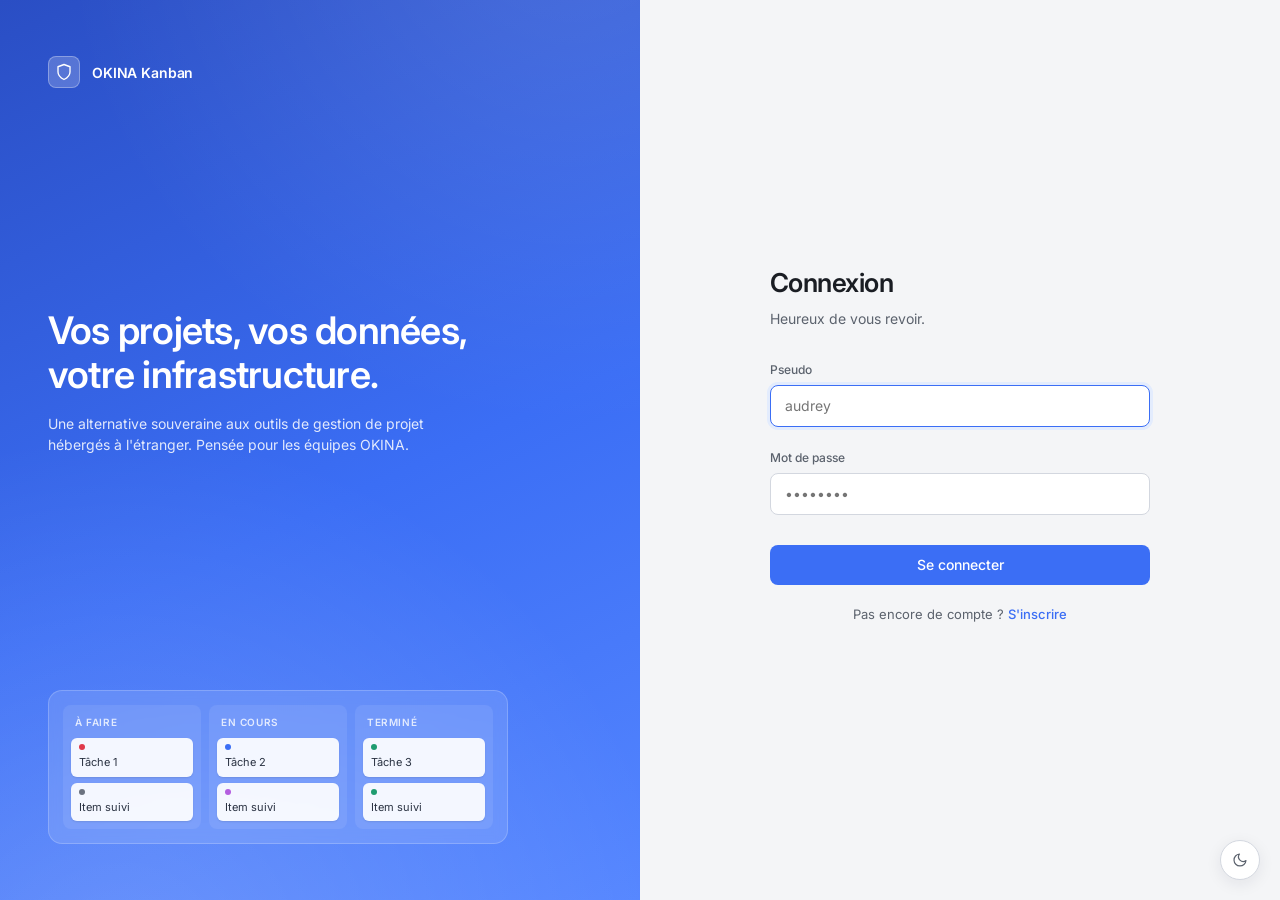
<file: index.html>
<!doctype html>
<html lang="fr">
<head>
  <meta charset="utf-8" />
  <meta name="viewport" content="width=device-width, initial-scale=1" />
  <title>OKINA Kanban</title>
  <link rel="preconnect" href="https://fonts.googleapis.com" />
  <link rel="preconnect" href="https://fonts.gstatic.com" crossorigin />
  <link href="https://fonts.googleapis.com/css2?family=Inter:wght@400;500;600;700&family=JetBrains+Mono:wght@400;500&display=swap" rel="stylesheet" />
  <link rel="stylesheet" href="styles.css" />
</head>
<body>
  <div id="root"></div>
  <script src="data.js"></script>
  <script src="icons.js"></script>
  <script src="app.js"></script>
</body>
</html>
</file>
<file: styles.css>
/* ==========================================================
   KANBAN — OKINA
   ========================================================== */

:root {
  /* Palette (light) */
  --bg: #f4f5f7;
  --bg-elev: #ffffff;
  --bg-soft: #eceef2;
  --bg-column: #eef0f4;
  --border: #e3e6ec;
  --border-strong: #d3d7df;
  --text: #1a1d23;
  --text-muted: #5b626d;
  --text-subtle: #8a909a;
  --accent: #3b6ef5;
  --accent-soft: #e3ecfd;
  --accent-hover: #2f5be0;
  --danger: #d9384b;
  --shadow-sm: 0 1px 2px rgba(20, 28, 45, 0.06);
  --shadow-md: 0 4px 16px rgba(20, 28, 45, 0.08);
  --shadow-lg: 0 12px 40px rgba(20, 28, 45, 0.18);

  /* Types de tâche — pastilles */
  --type-standard: #6b7280;
  --type-bug: #e0394a;
  --type-spike: #b45ee0;
  --type-amelioration: #1f9c70;

  --radius-sm: 6px;
  --radius: 10px;
  --radius-lg: 14px;

  --header-h: 56px;

  --font-sans: "Inter", -apple-system, BlinkMacSystemFont, "Segoe UI", Roboto, "Helvetica Neue", Arial, sans-serif;
  --font-mono: "JetBrains Mono", ui-monospace, SFMono-Regular, Menlo, Consolas, monospace;
}

[data-theme="dark"] {
  --bg: #14161b;
  --bg-elev: #1c1f26;
  --bg-soft: #232730;
  --bg-column: #1a1d24;
  --border: #2a2e38;
  --border-strong: #363b48;
  --text: #e7e9ee;
  --text-muted: #9aa1ad;
  --text-subtle: #6c7382;
  --accent: #5b85f7;
  --accent-soft: #1e2a47;
  --accent-hover: #7298ff;
  --shadow-sm: 0 1px 2px rgba(0, 0, 0, 0.3);
  --shadow-md: 0 4px 16px rgba(0, 0, 0, 0.35);
  --shadow-lg: 0 12px 40px rgba(0, 0, 0, 0.55);
}

* { box-sizing: border-box; }

html, body, #root {
  height: 100%;
  margin: 0;
}

body {
  font-family: var(--font-sans);
  background: var(--bg);
  color: var(--text);
  font-size: 14px;
  line-height: 1.5;
  -webkit-font-smoothing: antialiased;
  -moz-osx-font-smoothing: grayscale;
}

button { font-family: inherit; cursor: pointer; }
input, textarea, select { font-family: inherit; color: inherit; }

/* ==========================================================
   AUTH (login / signup)
   ========================================================== */
.auth-shell {
  min-height: 100vh;
  display: grid;
  grid-template-columns: 1fr 1fr;
  background: var(--bg);
}
@media (max-width: 880px) {
  .auth-shell { grid-template-columns: 1fr; }
  .auth-aside { display: none; }
}

.auth-aside {
  background: linear-gradient(155deg, #2a4ec4 0%, #3b6ef5 55%, #5586ff 100%);
  color: #fff;
  padding: 56px 48px;
  display: flex;
  flex-direction: column;
  justify-content: space-between;
  position: relative;
  overflow: hidden;
}
.auth-aside::before {
  content: "";
  position: absolute;
  inset: 0;
  background-image:
    radial-gradient(circle at 20% 110%, rgba(255,255,255,0.18), transparent 50%),
    radial-gradient(circle at 90% -10%, rgba(255,255,255,0.12), transparent 45%);
}
.auth-brand {
  display: flex; align-items: center; gap: 12px;
  font-weight: 600; letter-spacing: -0.01em;
  position: relative;
}
.auth-brand .mark {
  width: 32px; height: 32px; border-radius: 8px;
  background: rgba(255,255,255,0.2);
  display: grid; place-items: center;
  border: 1px solid rgba(255,255,255,0.3);
}
.auth-aside h1 {
  font-size: 38px; line-height: 1.15; font-weight: 600;
  letter-spacing: -0.02em; margin: 0 0 16px; max-width: 460px;
  position: relative;
}
.auth-aside p { max-width: 420px; opacity: 0.85; position: relative; }

.auth-aside .preview-card {
  position: relative;
  background: rgba(255,255,255,0.12);
  border: 1px solid rgba(255,255,255,0.2);
  border-radius: 14px;
  padding: 14px;
  display: grid;
  grid-template-columns: repeat(3, 1fr);
  gap: 8px;
  backdrop-filter: blur(6px);
  max-width: 460px;
}
.auth-aside .preview-col {
  background: rgba(255,255,255,0.08);
  border-radius: 8px;
  padding: 8px;
  min-height: 120px;
  display: flex; flex-direction: column; gap: 6px;
}
.auth-aside .preview-col .col-h { font-size: 10px; font-weight: 600; letter-spacing: 0.06em; text-transform: uppercase; opacity: 0.8; padding: 2px 4px; }
.auth-aside .preview-card-mini {
  background: rgba(255,255,255,0.92);
  color: #2a3242;
  border-radius: 6px;
  padding: 6px 8px;
  font-size: 11px;
  display: flex; flex-direction: column; gap: 4px;
  box-shadow: 0 1px 2px rgba(0,0,0,0.1);
}
.auth-aside .preview-card-mini .dot {
  width: 6px; height: 6px; border-radius: 50%;
}

.auth-form-wrap {
  display: flex;
  align-items: center;
  justify-content: center;
  padding: 48px 32px;
}
.auth-form {
  width: 100%;
  max-width: 380px;
}
.auth-form .form-title {
  font-size: 26px; font-weight: 600; letter-spacing: -0.02em;
  margin: 0 0 6px;
}
.auth-form .form-sub { color: var(--text-muted); margin: 0 0 32px; }

.field {
  display: flex; flex-direction: column; gap: 6px;
  margin-bottom: 16px;
}
.field label { font-size: 12px; font-weight: 500; color: var(--text-muted); }
.field input {
  height: 42px;
  padding: 0 14px;
  border: 1px solid var(--border-strong);
  background: var(--bg-elev);
  border-radius: 8px;
  font-size: 14px;
  transition: border-color 0.15s, box-shadow 0.15s;
}
.field input:focus {
  outline: none;
  border-color: var(--accent);
  box-shadow: 0 0 0 3px var(--accent-soft);
}
.field .hint { font-size: 11px; color: var(--text-subtle); }
.field .err { font-size: 11px; color: var(--danger); }

.btn {
  display: inline-flex; align-items: center; justify-content: center;
  gap: 8px;
  height: 40px;
  padding: 0 16px;
  border-radius: 8px;
  border: 1px solid transparent;
  font-weight: 500;
  font-size: 14px;
  transition: background 0.15s, border-color 0.15s, color 0.15s, transform 0.05s;
  white-space: nowrap;
}
.btn:active { transform: translateY(1px); }
.btn-primary {
  background: var(--accent); color: #fff;
}
.btn-primary:hover { background: var(--accent-hover); }
.btn-ghost {
  background: transparent; color: var(--text);
  border-color: var(--border-strong);
}
.btn-ghost:hover { background: var(--bg-soft); }
.btn-danger {
  background: transparent; color: var(--danger); border-color: transparent;
}
.btn-danger:hover { background: rgba(217,56,75,0.1); }
.btn-block { width: 100%; }
.btn-sm { height: 32px; padding: 0 10px; font-size: 13px; }

.auth-form .switch {
  margin-top: 20px; text-align: center; color: var(--text-muted); font-size: 13px;
}
.auth-form .switch a { color: var(--accent); cursor: pointer; font-weight: 500; }

/* ==========================================================
   APP SHELL — header
   ========================================================== */
.app-shell {
  min-height: 100vh;
  display: flex; flex-direction: column;
  background: var(--bg);
}
.app-header {
  height: var(--header-h);
  border-bottom: 1px solid var(--border);
  background: var(--bg-elev);
  display: flex;
  align-items: center;
  padding: 0 24px;
  gap: 16px;
  position: sticky; top: 0; z-index: 30;
}
.app-header .brand {
  display: flex; align-items: center; gap: 10px;
  font-weight: 600; letter-spacing: -0.01em;
  cursor: pointer;
}
.app-header .brand .mark {
  width: 28px; height: 28px; border-radius: 7px;
  background: var(--accent);
  display: grid; place-items: center; color: white;
}
.crumb { color: var(--text-muted); }
.crumb .sep { margin: 0 8px; color: var(--text-subtle); }
.crumb .current { color: var(--text); font-weight: 500; }

.spacer { flex: 1; }

.icon-btn {
  width: 36px; height: 36px;
  border-radius: 8px;
  border: 1px solid transparent;
  background: transparent;
  display: grid; place-items: center;
  color: var(--text-muted);
  position: relative;
  transition: background 0.15s, color 0.15s;
}
.icon-btn:hover { background: var(--bg-soft); color: var(--text); }
.icon-btn .dot {
  position: absolute; top: 7px; right: 7px;
  width: 8px; height: 8px; border-radius: 50%;
  background: var(--danger);
  border: 2px solid var(--bg-elev);
}

.user-chip {
  display: flex; align-items: center; gap: 8px;
  padding: 4px 10px 4px 4px;
  border-radius: 20px;
  background: transparent;
  border: 1px solid var(--border);
}
.user-chip:hover { background: var(--bg-soft); }
.avatar {
  width: 28px; height: 28px;
  border-radius: 50%;
  display: grid; place-items: center;
  font-size: 11px; font-weight: 600; color: white;
  flex-shrink: 0;
}
.avatar.sm { width: 22px; height: 22px; font-size: 10px; }
.avatar.lg { width: 32px; height: 32px; font-size: 12px; }

/* ==========================================================
   BOARDS LIST
   ========================================================== */
.boards-page {
  max-width: 1100px; margin: 0 auto; padding: 40px 24px 64px;
}
.boards-page header {
  display: flex; align-items: end; justify-content: space-between;
  margin-bottom: 28px; flex-wrap: wrap; gap: 16px;
}
.boards-page h1 {
  font-size: 26px; font-weight: 600; letter-spacing: -0.02em; margin: 0;
}
.boards-page .lead { color: var(--text-muted); margin: 4px 0 0; }

.boards-grid {
  display: grid;
  grid-template-columns: repeat(auto-fill, minmax(260px, 1fr));
  gap: 16px;
}
.board-card {
  background: var(--bg-elev);
  border: 1px solid var(--border);
  border-radius: var(--radius-lg);
  padding: 20px;
  cursor: pointer;
  transition: transform 0.12s, border-color 0.12s, box-shadow 0.12s;
  display: flex; flex-direction: column; gap: 14px;
  min-height: 160px;
}
.board-card:hover {
  transform: translateY(-2px);
  border-color: var(--border-strong);
  box-shadow: var(--shadow-md);
}
.board-card .stripe {
  height: 6px; border-radius: 3px;
  background: linear-gradient(90deg, var(--accent), #7298ff);
  width: 64px;
}
.board-card h3 { margin: 0; font-size: 16px; font-weight: 600; letter-spacing: -0.01em; }
.board-card .meta {
  margin-top: auto;
  display: flex; justify-content: space-between; align-items: center;
  font-size: 12px; color: var(--text-muted);
}
.board-card .members { display: flex; }
.board-card .members .avatar { margin-left: -6px; border: 2px solid var(--bg-elev); }
.board-card .members .avatar:first-child { margin-left: 0; }

.board-card.add-card {
  border: 1.5px dashed var(--border-strong);
  background: transparent;
  align-items: center; justify-content: center;
  text-align: center; color: var(--text-muted);
  font-weight: 500;
}
.board-card.add-card:hover { color: var(--accent); border-color: var(--accent); background: var(--accent-soft); }

/* ==========================================================
   KANBAN BOARD
   ========================================================== */
.board-toolbar {
  display: flex; align-items: center; gap: 12px;
  padding: 16px 24px;
  border-bottom: 1px solid var(--border);
  background: var(--bg-elev);
}
.board-toolbar h2 {
  margin: 0; font-size: 17px; font-weight: 600; letter-spacing: -0.01em;
}
.member-stack { display: flex; }
.member-stack .avatar { margin-left: -6px; border: 2px solid var(--bg-elev); }
.member-stack .avatar:first-child { margin-left: 0; }
.member-stack .add-member {
  width: 28px; height: 28px;
  margin-left: -6px;
  border-radius: 50%;
  border: 2px dashed var(--border-strong);
  background: var(--bg-elev);
  display: grid; place-items: center;
  color: var(--text-muted);
  cursor: pointer;
}
.member-stack .add-member:hover { color: var(--accent); border-color: var(--accent); }

.board-canvas {
  flex: 1;
  overflow-x: auto;
  padding: 20px 24px 28px;
}
.columns {
  display: grid;
  grid-template-columns: repeat(3, minmax(300px, 360px));
  gap: 16px;
  align-items: start;
  height: 100%;
}

.column {
  background: var(--bg-column);
  border-radius: var(--radius-lg);
  padding: 6px 6px 8px;
  display: flex; flex-direction: column;
  max-height: calc(100vh - var(--header-h) - 130px);
}
.column.dragover { outline: 2px solid var(--accent); outline-offset: -2px; }

.column-head {
  display: flex; align-items: center; justify-content: space-between;
  padding: 10px 12px 6px;
}
.column-head .title {
  display: flex; align-items: center; gap: 8px;
  font-weight: 600; font-size: 13px;
  letter-spacing: 0.04em; text-transform: uppercase;
  color: var(--text-muted);
}
.column-head .count {
  background: var(--bg-elev);
  border: 1px solid var(--border);
  font-size: 11px;
  font-weight: 500;
  padding: 1px 7px;
  border-radius: 10px;
  color: var(--text-muted);
}
.column-head .col-dot {
  width: 8px; height: 8px; border-radius: 50%;
}

.cards {
  display: flex; flex-direction: column; gap: 8px;
  padding: 6px;
  overflow-y: auto;
  min-height: 50px;
}

.card {
  background: var(--bg-elev);
  border: 1px solid var(--border);
  border-radius: var(--radius);
  padding: 10px 12px;
  cursor: grab;
  transition: border-color 0.12s, box-shadow 0.12s, transform 0.12s;
  box-shadow: var(--shadow-sm);
  display: flex; flex-direction: column; gap: 8px;
}
.card:hover { border-color: var(--border-strong); box-shadow: var(--shadow-md); }
.card.dragging { opacity: 0.4; transform: rotate(1.5deg); }
.card-top {
  display: flex; align-items: center; gap: 8px;
}
.card-type-dot {
  width: 8px; height: 8px; border-radius: 50%;
  flex-shrink: 0;
}
.card-type-label {
  font-size: 10px;
  text-transform: uppercase;
  letter-spacing: 0.06em;
  font-weight: 600;
  color: var(--text-subtle);
}
.card-title {
  font-size: 14px; font-weight: 500; line-height: 1.4;
  margin: 0;
  word-break: break-word;
}
.card-meta {
  display: flex; align-items: center; justify-content: space-between;
  font-size: 12px; color: var(--text-muted);
}
.card-meta .icons {
  display: flex; align-items: center; gap: 10px;
}
.card-meta .icon-meta {
  display: flex; align-items: center; gap: 3px;
}

.add-card-btn {
  background: transparent;
  border: 1px dashed transparent;
  border-radius: 8px;
  padding: 8px 10px;
  color: var(--text-muted);
  font-size: 13px;
  text-align: left;
  margin: 0 6px;
  display: flex; align-items: center; gap: 6px;
}
.add-card-btn:hover { background: var(--bg-elev); border-color: var(--border-strong); color: var(--text); }

/* New card inline editor */
.new-card-form {
  background: var(--bg-elev);
  border: 1px solid var(--accent);
  border-radius: var(--radius);
  padding: 10px;
  margin: 0 6px;
  box-shadow: var(--shadow-md);
  display: flex; flex-direction: column; gap: 8px;
}
.new-card-form input,
.new-card-form textarea,
.new-card-form select {
  width: 100%;
  border: 1px solid var(--border);
  border-radius: 6px;
  padding: 6px 8px;
  background: var(--bg);
  font-size: 13px;
}
.new-card-form textarea { resize: vertical; min-height: 60px; }
.new-card-form .row { display: flex; gap: 6px; }
.new-card-form .row > * { flex: 1; }
.new-card-form .actions { display: flex; gap: 6px; justify-content: flex-end; }

/* ==========================================================
   MODAL — task detail
   ========================================================== */
.modal-backdrop {
  position: fixed; inset: 0;
  background: rgba(15, 18, 24, 0.55);
  backdrop-filter: blur(2px);
  display: flex; align-items: center; justify-content: center;
  z-index: 100;
  padding: 20px;
  animation: fadeIn 0.15s ease-out;
}
@keyframes fadeIn { from { opacity: 0; } to { opacity: 1; } }
.modal {
  background: var(--bg-elev);
  border-radius: var(--radius-lg);
  width: 100%;
  max-width: 760px;
  max-height: 90vh;
  display: grid;
  grid-template-columns: 1fr 240px;
  overflow: hidden;
  box-shadow: var(--shadow-lg);
  animation: popIn 0.18s ease-out;
}
@keyframes popIn { from { transform: scale(0.96); opacity: 0; } to { transform: scale(1); opacity: 1; } }
@media (max-width: 720px) {
  .modal { grid-template-columns: 1fr; max-height: 100vh; height: 100vh; border-radius: 0; }
}
.modal-main {
  padding: 24px 28px;
  overflow-y: auto;
}
.modal-side {
  border-left: 1px solid var(--border);
  background: var(--bg-soft);
  padding: 24px 20px;
  overflow-y: auto;
  display: flex; flex-direction: column; gap: 18px;
}

.modal-head {
  display: flex; align-items: flex-start; gap: 10px;
  margin-bottom: 6px;
}
.modal-head .type-pill {
  display: inline-flex; align-items: center; gap: 6px;
  padding: 3px 8px; border-radius: 6px;
  font-size: 11px; font-weight: 600; text-transform: uppercase;
  letter-spacing: 0.04em;
  background: var(--bg-soft);
  color: var(--text-muted);
}
.modal-head .modal-close {
  margin-left: auto;
}
.modal-title {
  font-size: 22px; font-weight: 600; letter-spacing: -0.02em;
  margin: 4px 0 4px;
}
.modal-title-edit {
  font-size: 22px; font-weight: 600; letter-spacing: -0.02em;
  width: 100%;
  border: 1px solid var(--border);
  background: var(--bg);
  border-radius: 6px;
  padding: 6px 10px;
}
.modal-sub {
  font-size: 12px; color: var(--text-subtle);
  margin-bottom: 22px;
}

.section-label {
  font-size: 11px; font-weight: 600; text-transform: uppercase;
  letter-spacing: 0.06em; color: var(--text-subtle);
  margin: 0 0 8px;
}

.desc-display {
  background: var(--bg-soft);
  border-radius: 8px;
  padding: 12px 14px;
  white-space: pre-wrap;
  font-size: 14px;
  line-height: 1.55;
  cursor: text;
  min-height: 50px;
}
.desc-display.empty { color: var(--text-subtle); font-style: italic; }
.desc-display .mention {
  background: var(--accent-soft);
  color: var(--accent);
  padding: 1px 5px; border-radius: 4px;
  font-weight: 500;
  font-size: 13px;
}
.desc-edit {
  width: 100%;
  border: 1px solid var(--accent);
  background: var(--bg-elev);
  border-radius: 8px;
  padding: 10px 12px;
  font-size: 14px;
  line-height: 1.55;
  resize: vertical;
  min-height: 90px;
}

/* attachments */
.attach-list { display: flex; flex-direction: column; gap: 6px; margin-bottom: 8px; }
.attach-item {
  display: flex; align-items: center; gap: 10px;
  padding: 8px 10px;
  background: var(--bg-soft);
  border-radius: 6px;
  font-size: 13px;
}
.attach-item .icon { color: var(--text-muted); }
.attach-item .name { flex: 1; word-break: break-all; }
.attach-item .size { color: var(--text-subtle); font-size: 11px; }
.attach-item .rm { background: none; border: none; color: var(--text-subtle); }
.attach-item .rm:hover { color: var(--danger); }
.attach-add {
  display: inline-flex; align-items: center; gap: 6px;
  font-size: 13px; color: var(--accent); cursor: pointer;
  padding: 6px 0;
}

/* comments */
.comment-thread { display: flex; flex-direction: column; gap: 12px; margin-top: 6px; }
.comment {
  display: flex; gap: 10px;
}
.comment .body {
  flex: 1;
  background: var(--bg-soft);
  border-radius: 8px;
  padding: 10px 12px;
}
.comment .meta { display: flex; gap: 8px; align-items: baseline; margin-bottom: 4px; }
.comment .meta .who { font-weight: 600; font-size: 13px; }
.comment .meta .when { font-size: 11px; color: var(--text-subtle); }
.comment .text { font-size: 13px; line-height: 1.5; white-space: pre-wrap; }
.comment .text .mention { background: var(--accent-soft); color: var(--accent); padding: 1px 5px; border-radius: 4px; font-weight: 500; }

.comment-form {
  display: flex; gap: 10px; margin-top: 14px;
  position: relative;
}
.comment-form textarea {
  flex: 1;
  border: 1px solid var(--border);
  background: var(--bg);
  border-radius: 8px;
  padding: 10px 12px;
  font-size: 13px;
  resize: vertical;
  min-height: 60px;
}
.comment-form textarea:focus { outline: none; border-color: var(--accent); box-shadow: 0 0 0 3px var(--accent-soft); }
.comment-form .send {
  align-self: flex-end;
}

/* mention dropdown */
.mention-popup {
  position: absolute;
  background: var(--bg-elev);
  border: 1px solid var(--border-strong);
  border-radius: 8px;
  box-shadow: var(--shadow-md);
  min-width: 180px;
  z-index: 50;
  overflow: hidden;
}
.mention-popup .item {
  display: flex; align-items: center; gap: 8px;
  padding: 8px 10px;
  cursor: pointer;
  font-size: 13px;
}
.mention-popup .item:hover, .mention-popup .item.active {
  background: var(--accent-soft); color: var(--accent);
}

/* sidebar items */
.side-block label {
  font-size: 11px; font-weight: 600; text-transform: uppercase;
  letter-spacing: 0.06em; color: var(--text-subtle);
  display: block; margin-bottom: 8px;
}
.assignee-row { display: flex; align-items: center; gap: 8px; }
.assignee-row .name { font-size: 13px; font-weight: 500; }
.assignee-select, .type-select {
  width: 100%;
  border: 1px solid var(--border);
  background: var(--bg-elev);
  border-radius: 6px;
  padding: 7px 10px;
  font-size: 13px;
}

.history-list {
  display: flex; flex-direction: column; gap: 8px;
  font-size: 12px;
  color: var(--text-muted);
}
.history-item {
  display: flex; gap: 10px;
  padding: 6px 0;
  border-top: 1px solid var(--border);
}
.history-item:first-child { border-top: none; }
.history-item .when { color: var(--text-subtle); font-size: 11px; flex-shrink: 0; }
.history-item .what { flex: 1; }
.history-item .what b { color: var(--text); font-weight: 500; }

/* ==========================================================
   NOTIFICATIONS PANEL
   ========================================================== */
.notif-panel {
  position: absolute;
  top: calc(var(--header-h) - 4px);
  right: 24px;
  width: 360px;
  max-height: 480px;
  background: var(--bg-elev);
  border: 1px solid var(--border);
  border-radius: var(--radius);
  box-shadow: var(--shadow-lg);
  z-index: 40;
  overflow: hidden;
  display: flex; flex-direction: column;
}
.notif-panel header {
  display: flex; justify-content: space-between; align-items: center;
  padding: 14px 16px;
  border-bottom: 1px solid var(--border);
  font-weight: 600;
}
.notif-panel header .clear {
  font-size: 12px; color: var(--text-muted); background: none; border: none;
}
.notif-panel header .clear:hover { color: var(--accent); }
.notif-list { overflow-y: auto; }
.notif-item {
  padding: 12px 16px;
  border-bottom: 1px solid var(--border);
  display: flex; gap: 10px;
  cursor: pointer;
}
.notif-item:hover { background: var(--bg-soft); }
.notif-item.unread { background: var(--accent-soft); }
.notif-item.unread:hover { background: var(--accent-soft); filter: brightness(0.97); }
.notif-item .dot {
  width: 6px; height: 6px; border-radius: 50%;
  background: var(--accent);
  margin-top: 8px; flex-shrink: 0;
}
.notif-item .body { flex: 1; }
.notif-item .body .text { font-size: 13px; }
.notif-item .body .text b { font-weight: 600; }
.notif-item .body .when { font-size: 11px; color: var(--text-subtle); margin-top: 2px; }
.notif-empty { padding: 28px 16px; text-align: center; color: var(--text-subtle); font-size: 13px; }

/* ==========================================================
   STRIPE PAYMENT MODAL
   ========================================================== */
.stripe-modal {
  background: var(--bg-elev);
  width: 100%;
  max-width: 460px;
  border-radius: var(--radius-lg);
  overflow: hidden;
  box-shadow: var(--shadow-lg);
  animation: popIn 0.18s ease-out;
}
.stripe-modal header {
  padding: 18px 22px;
  border-bottom: 1px solid var(--border);
  display: flex; align-items: center; justify-content: space-between;
}
.stripe-modal header h3 { margin: 0; font-size: 16px; font-weight: 600; }
.stripe-modal .body { padding: 22px; }
.stripe-modal .price-row {
  display: flex; align-items: baseline; justify-content: space-between;
  padding: 12px 14px;
  background: var(--bg-soft);
  border-radius: 8px;
  margin-bottom: 18px;
}
.stripe-modal .price-row .amount {
  font-size: 22px; font-weight: 600; letter-spacing: -0.01em;
}
.stripe-modal .sandbox-tag {
  display: inline-flex; align-items: center; gap: 5px;
  font-size: 11px;
  background: #fef3c7;
  color: #92400e;
  padding: 3px 8px;
  border-radius: 12px;
  font-weight: 500;
}
[data-theme="dark"] .stripe-modal .sandbox-tag { background: #3b2f12; color: #fbbf24; }
.stripe-modal .footer {
  padding: 16px 22px;
  border-top: 1px solid var(--border);
  display: flex; justify-content: flex-end; gap: 8px;
}

/* invite modal */
.invite-modal {
  background: var(--bg-elev);
  width: 100%;
  max-width: 460px;
  border-radius: var(--radius-lg);
  overflow: hidden;
  box-shadow: var(--shadow-lg);
}
.invite-modal header { padding: 18px 22px; border-bottom: 1px solid var(--border); display: flex; align-items: center; justify-content: space-between; }
.invite-modal header h3 { margin: 0; font-size: 16px; font-weight: 600; }
.invite-modal .body { padding: 20px 22px; }
.invite-modal .members-list {
  margin-top: 16px; display: flex; flex-direction: column; gap: 8px;
  max-height: 220px; overflow-y: auto;
}
.invite-modal .member-row {
  display: flex; align-items: center; gap: 10px;
  padding: 8px 10px;
  border-radius: 6px;
  background: var(--bg-soft);
  font-size: 13px;
}
.invite-modal .member-row .role { color: var(--text-subtle); font-size: 11px; }

/* ==========================================================
   THEME TOGGLE (replaces tweaks panel)
   ========================================================== */
.theme-toggle {
  position: fixed;
  bottom: 20px;
  right: 20px;
  z-index: 50;
  width: 40px;
  height: 40px;
  border-radius: 50%;
  border: 1px solid var(--border-strong);
  background: var(--bg-elev);
  box-shadow: var(--shadow-md);
  display: grid;
  place-items: center;
  color: var(--text-muted);
  cursor: pointer;
  transition: background 0.15s, color 0.15s, transform 0.1s;
}
.theme-toggle:hover {
  background: var(--bg-soft);
  color: var(--text);
  transform: scale(1.08);
}

/* ==========================================================
   Empty / utility
   ========================================================== */
.empty-board {
  text-align: center; padding: 60px 20px; color: var(--text-muted);
}
.empty-board .glyph { font-size: 32px; opacity: 0.4; margin-bottom: 8px; }

/* scrollbar slim */
*::-webkit-scrollbar { width: 10px; height: 10px; }
*::-webkit-scrollbar-thumb { background: var(--border-strong); border-radius: 10px; border: 2px solid transparent; background-clip: content-box; }
*::-webkit-scrollbar-thumb:hover { background-color: var(--text-subtle); background-clip: content-box; }
</file>
<file: src/main/webapp/css/styles.css>
/* ==========================================================
   KANBAN — OKINA
   ========================================================== */

:root {
  /* Palette (light) */
  --bg: #f4f5f7;
  --bg-elev: #ffffff;
  --bg-soft: #eceef2;
  --bg-column: #eef0f4;
  --border: #e3e6ec;
  --border-strong: #d3d7df;
  --text: #1a1d23;
  --text-muted: #5b626d;
  --text-subtle: #8a909a;
  --accent: #3b6ef5;
  --accent-soft: #e3ecfd;
  --accent-hover: #2f5be0;
  --danger: #d9384b;
  --shadow-sm: 0 1px 2px rgba(20, 28, 45, 0.06);
  --shadow-md: 0 4px 16px rgba(20, 28, 45, 0.08);
  --shadow-lg: 0 12px 40px rgba(20, 28, 45, 0.18);

  /* Types de tâche — pastilles */
  --type-standard: #6b7280;
  --type-bug: #e0394a;
  --type-spike: #b45ee0;
  --type-amelioration: #1f9c70;

  --radius-sm: 6px;
  --radius: 10px;
  --radius-lg: 14px;

  --header-h: 56px;

  --font-sans: "Inter", -apple-system, BlinkMacSystemFont, "Segoe UI", Roboto, "Helvetica Neue", Arial, sans-serif;
  --font-mono: "JetBrains Mono", ui-monospace, SFMono-Regular, Menlo, Consolas, monospace;
}

[data-theme="dark"] {
  --bg: #14161b;
  --bg-elev: #1c1f26;
  --bg-soft: #232730;
  --bg-column: #1a1d24;
  --border: #2a2e38;
  --border-strong: #363b48;
  --text: #e7e9ee;
  --text-muted: #9aa1ad;
  --text-subtle: #6c7382;
  --accent: #5b85f7;
  --accent-soft: #1e2a47;
  --accent-hover: #7298ff;
  --shadow-sm: 0 1px 2px rgba(0, 0, 0, 0.3);
  --shadow-md: 0 4px 16px rgba(0, 0, 0, 0.35);
  --shadow-lg: 0 12px 40px rgba(0, 0, 0, 0.55);
}

* { box-sizing: border-box; }

html, body, #root {
  height: 100%;
  margin: 0;
}

body {
  font-family: var(--font-sans);
  background: var(--bg);
  color: var(--text);
  font-size: 14px;
  line-height: 1.5;
  -webkit-font-smoothing: antialiased;
  -moz-osx-font-smoothing: grayscale;
}

button { font-family: inherit; cursor: pointer; }
input, textarea, select { font-family: inherit; color: inherit; }

/* ==========================================================
   AUTH (login / signup)
   ========================================================== */
.auth-shell {
  min-height: 100vh;
  display: grid;
  grid-template-columns: 1fr 1fr;
  background: var(--bg);
}
@media (max-width: 880px) {
  .auth-shell { grid-template-columns: 1fr; }
  .auth-aside { display: none; }
}

.auth-aside {
  background: linear-gradient(155deg, #2a4ec4 0%, #3b6ef5 55%, #5586ff 100%);
  color: #fff;
  padding: 56px 48px;
  display: flex;
  flex-direction: column;
  justify-content: space-between;
  position: relative;
  overflow: hidden;
}
.auth-aside::before {
  content: "";
  position: absolute;
  inset: 0;
  background-image:
    radial-gradient(circle at 20% 110%, rgba(255,255,255,0.18), transparent 50%),
    radial-gradient(circle at 90% -10%, rgba(255,255,255,0.12), transparent 45%);
}
.auth-brand {
  display: flex; align-items: center; gap: 12px;
  font-weight: 600; letter-spacing: -0.01em;
  position: relative;
}
.auth-brand .mark {
  width: 32px; height: 32px; border-radius: 8px;
  background: rgba(255,255,255,0.2);
  display: grid; place-items: center;
  border: 1px solid rgba(255,255,255,0.3);
}
.auth-aside h1 {
  font-size: 38px; line-height: 1.15; font-weight: 600;
  letter-spacing: -0.02em; margin: 0 0 16px; max-width: 460px;
  position: relative;
}
.auth-aside p { max-width: 420px; opacity: 0.85; position: relative; }

.auth-aside .preview-card {
  position: relative;
  background: rgba(255,255,255,0.12);
  border: 1px solid rgba(255,255,255,0.2);
  border-radius: 14px;
  padding: 14px;
  display: grid;
  grid-template-columns: repeat(3, 1fr);
  gap: 8px;
  backdrop-filter: blur(6px);
  max-width: 460px;
}
.auth-aside .preview-col {
  background: rgba(255,255,255,0.08);
  border-radius: 8px;
  padding: 8px;
  min-height: 120px;
  display: flex; flex-direction: column; gap: 6px;
}
.auth-aside .preview-col .col-h { font-size: 10px; font-weight: 600; letter-spacing: 0.06em; text-transform: uppercase; opacity: 0.8; padding: 2px 4px; }
.auth-aside .preview-card-mini {
  background: rgba(255,255,255,0.92);
  color: #2a3242;
  border-radius: 6px;
  padding: 6px 8px;
  font-size: 11px;
  display: flex; flex-direction: column; gap: 4px;
  box-shadow: 0 1px 2px rgba(0,0,0,0.1);
}
.auth-aside .preview-card-mini .dot {
  width: 6px; height: 6px; border-radius: 50%;
}

.auth-form-wrap {
  display: flex;
  align-items: center;
  justify-content: center;
  padding: 48px 32px;
}
.auth-form {
  width: 100%;
  max-width: 380px;
}
.auth-form .form-title {
  font-size: 26px; font-weight: 600; letter-spacing: -0.02em;
  margin: 0 0 6px;
}
.auth-form .form-sub { color: var(--text-muted); margin: 0 0 32px; }

.field {
  display: flex; flex-direction: column; gap: 6px;
  margin-bottom: 16px;
}
.field label { font-size: 12px; font-weight: 500; color: var(--text-muted); }
.field input {
  height: 42px;
  padding: 0 14px;
  border: 1px solid var(--border-strong);
  background: var(--bg-elev);
  border-radius: 8px;
  font-size: 14px;
  transition: border-color 0.15s, box-shadow 0.15s;
}
.field input:focus {
  outline: none;
  border-color: var(--accent);
  box-shadow: 0 0 0 3px var(--accent-soft);
}
.field .hint { font-size: 11px; color: var(--text-subtle); }
.field .err { font-size: 11px; color: var(--danger); }

.btn {
  display: inline-flex; align-items: center; justify-content: center;
  gap: 8px;
  height: 40px;
  padding: 0 16px;
  border-radius: 8px;
  border: 1px solid transparent;
  font-weight: 500;
  font-size: 14px;
  transition: background 0.15s, border-color 0.15s, color 0.15s, transform 0.05s;
  white-space: nowrap;
}
.btn:active { transform: translateY(1px); }
.btn-primary {
  background: var(--accent); color: #fff;
}
.btn-primary:hover { background: var(--accent-hover); }
.btn-ghost {
  background: transparent; color: var(--text);
  border-color: var(--border-strong);
}
.btn-ghost:hover { background: var(--bg-soft); }
.btn-danger {
  background: transparent; color: var(--danger); border-color: transparent;
}
.btn-danger:hover { background: rgba(217,56,75,0.1); }
.btn-block { width: 100%; }
.btn-sm { height: 32px; padding: 0 10px; font-size: 13px; }

.auth-form .switch {
  margin-top: 20px; text-align: center; color: var(--text-muted); font-size: 13px;
}
.auth-form .switch a { color: var(--accent); cursor: pointer; font-weight: 500; }

/* ==========================================================
   APP SHELL — header
   ========================================================== */
.app-shell {
  min-height: 100vh;
  display: flex; flex-direction: column;
  background: var(--bg);
}
.app-header {
  height: var(--header-h);
  border-bottom: 1px solid var(--border);
  background: var(--bg-elev);
  display: flex;
  align-items: center;
  padding: 0 24px;
  gap: 16px;
  position: sticky; top: 0; z-index: 30;
}
.app-header .brand {
  display: flex; align-items: center; gap: 10px;
  font-weight: 600; letter-spacing: -0.01em;
  cursor: pointer;
}
.app-header .brand .mark {
  width: 28px; height: 28px; border-radius: 7px;
  background: var(--accent);
  display: grid; place-items: center; color: white;
}
.crumb { color: var(--text-muted); }
.crumb .sep { margin: 0 8px; color: var(--text-subtle); }
.crumb .current { color: var(--text); font-weight: 500; }

.spacer { flex: 1; }

.icon-btn {
  width: 36px; height: 36px;
  border-radius: 8px;
  border: 1px solid transparent;
  background: transparent;
  display: grid; place-items: center;
  color: var(--text-muted);
  position: relative;
  transition: background 0.15s, color 0.15s;
}
.icon-btn:hover { background: var(--bg-soft); color: var(--text); }
.icon-btn .dot {
  position: absolute; top: 7px; right: 7px;
  width: 8px; height: 8px; border-radius: 50%;
  background: var(--danger);
  border: 2px solid var(--bg-elev);
}

.user-chip {
  display: flex; align-items: center; gap: 8px;
  padding: 4px 10px 4px 4px;
  border-radius: 20px;
  background: transparent;
  border: 1px solid var(--border);
}
.user-chip:hover { background: var(--bg-soft); }
.avatar {
  width: 28px; height: 28px;
  border-radius: 50%;
  display: grid; place-items: center;
  font-size: 11px; font-weight: 600; color: white;
  flex-shrink: 0;
}
.avatar.sm { width: 22px; height: 22px; font-size: 10px; }
.avatar.lg { width: 32px; height: 32px; font-size: 12px; }

/* ==========================================================
   BOARDS LIST
   ========================================================== */
.boards-page {
  max-width: 1100px; margin: 0 auto; padding: 40px 24px 64px;
}
.boards-page header {
  display: flex; align-items: end; justify-content: space-between;
  margin-bottom: 28px; flex-wrap: wrap; gap: 16px;
}
.boards-page h1 {
  font-size: 26px; font-weight: 600; letter-spacing: -0.02em; margin: 0;
}
.boards-page .lead { color: var(--text-muted); margin: 4px 0 0; }

.boards-grid {
  display: grid;
  grid-template-columns: repeat(auto-fill, minmax(260px, 1fr));
  gap: 16px;
}
.board-card {
  background: var(--bg-elev);
  border: 1px solid var(--border);
  border-radius: var(--radius-lg);
  padding: 20px;
  cursor: pointer;
  transition: transform 0.12s, border-color 0.12s, box-shadow 0.12s;
  display: flex; flex-direction: column; gap: 14px;
  min-height: 160px;
}
.board-card:hover {
  transform: translateY(-2px);
  border-color: var(--border-strong);
  box-shadow: var(--shadow-md);
}
.board-card .stripe {
  height: 6px; border-radius: 3px;
  background: linear-gradient(90deg, var(--accent), #7298ff);
  width: 64px;
}
.board-card h3 { margin: 0; font-size: 16px; font-weight: 600; letter-spacing: -0.01em; }
.board-card .meta {
  margin-top: auto;
  display: flex; justify-content: space-between; align-items: center;
  font-size: 12px; color: var(--text-muted);
}
.board-card .members { display: flex; }
.board-card .members .avatar { margin-left: -6px; border: 2px solid var(--bg-elev); }
.board-card .members .avatar:first-child { margin-left: 0; }

.board-card.add-card {
  border: 1.5px dashed var(--border-strong);
  background: transparent;
  align-items: center; justify-content: center;
  text-align: center; color: var(--text-muted);
  font-weight: 500;
}
.board-card.add-card:hover { color: var(--accent); border-color: var(--accent); background: var(--accent-soft); }

/* ==========================================================
   KANBAN BOARD
   ========================================================== */
.board-toolbar {
  display: flex; align-items: center; gap: 12px;
  padding: 16px 24px;
  border-bottom: 1px solid var(--border);
  background: var(--bg-elev);
}
.board-toolbar h2 {
  margin: 0; font-size: 17px; font-weight: 600; letter-spacing: -0.01em;
}
.member-stack { display: flex; }
.member-stack .avatar { margin-left: -6px; border: 2px solid var(--bg-elev); }
.member-stack .avatar:first-child { margin-left: 0; }
.member-stack .add-member {
  width: 28px; height: 28px;
  margin-left: -6px;
  border-radius: 50%;
  border: 2px dashed var(--border-strong);
  background: var(--bg-elev);
  display: grid; place-items: center;
  color: var(--text-muted);
  cursor: pointer;
}
.member-stack .add-member:hover { color: var(--accent); border-color: var(--accent); }

.board-canvas {
  flex: 1;
  overflow-x: auto;
  padding: 20px 24px 28px;
}
.columns {
  display: grid;
  grid-template-columns: repeat(3, minmax(300px, 360px));
  gap: 16px;
  align-items: start;
  height: 100%;
}

.column {
  background: var(--bg-column);
  border-radius: var(--radius-lg);
  padding: 6px 6px 8px;
  display: flex; flex-direction: column;
  max-height: calc(100vh - var(--header-h) - 130px);
}
.column.dragover { outline: 2px solid var(--accent); outline-offset: -2px; }

.column-head {
  display: flex; align-items: center; justify-content: space-between;
  padding: 10px 12px 6px;
}
.column-head .title {
  display: flex; align-items: center; gap: 8px;
  font-weight: 600; font-size: 13px;
  letter-spacing: 0.04em; text-transform: uppercase;
  color: var(--text-muted);
}
.column-head .count {
  background: var(--bg-elev);
  border: 1px solid var(--border);
  font-size: 11px;
  font-weight: 500;
  padding: 1px 7px;
  border-radius: 10px;
  color: var(--text-muted);
}
.column-head .col-dot {
  width: 8px; height: 8px; border-radius: 50%;
}

.cards {
  display: flex; flex-direction: column; gap: 8px;
  padding: 6px;
  overflow-y: auto;
  min-height: 50px;
}

.card {
  background: var(--bg-elev);
  border: 1px solid var(--border);
  border-radius: var(--radius);
  padding: 10px 12px;
  cursor: grab;
  transition: border-color 0.12s, box-shadow 0.12s, transform 0.12s;
  box-shadow: var(--shadow-sm);
  display: flex; flex-direction: column; gap: 8px;
}
.card:hover { border-color: var(--border-strong); box-shadow: var(--shadow-md); }
.card.dragging { opacity: 0.4; transform: rotate(1.5deg); }
.card-top {
  display: flex; align-items: center; gap: 8px;
}
.card-type-dot {
  width: 8px; height: 8px; border-radius: 50%;
  flex-shrink: 0;
}
.card-type-label {
  font-size: 10px;
  text-transform: uppercase;
  letter-spacing: 0.06em;
  font-weight: 600;
  color: var(--text-subtle);
}
.card-title {
  font-size: 14px; font-weight: 500; line-height: 1.4;
  margin: 0;
  word-break: break-word;
}
.card-meta {
  display: flex; align-items: center; justify-content: space-between;
  font-size: 12px; color: var(--text-muted);
}
.card-meta .icons {
  display: flex; align-items: center; gap: 10px;
}
.card-meta .icon-meta {
  display: flex; align-items: center; gap: 3px;
}

.add-card-btn {
  background: transparent;
  border: 1px dashed transparent;
  border-radius: 8px;
  padding: 8px 10px;
  color: var(--text-muted);
  font-size: 13px;
  text-align: left;
  margin: 0 6px;
  display: flex; align-items: center; gap: 6px;
}
.add-card-btn:hover { background: var(--bg-elev); border-color: var(--border-strong); color: var(--text); }

/* New card inline editor */
.new-card-form {
  background: var(--bg-elev);
  border: 1px solid var(--accent);
  border-radius: var(--radius);
  padding: 10px;
  margin: 0 6px;
  box-shadow: var(--shadow-md);
  display: flex; flex-direction: column; gap: 8px;
}
.new-card-form input,
.new-card-form textarea,
.new-card-form select {
  width: 100%;
  border: 1px solid var(--border);
  border-radius: 6px;
  padding: 6px 8px;
  background: var(--bg);
  font-size: 13px;
}
.new-card-form textarea { resize: vertical; min-height: 60px; }
.new-card-form .row { display: flex; gap: 6px; }
.new-card-form .row > * { flex: 1; }
.new-card-form .actions { display: flex; gap: 6px; justify-content: flex-end; }

/* ==========================================================
   MODAL — task detail
   ========================================================== */
.modal-backdrop {
  position: fixed; inset: 0;
  background: rgba(15, 18, 24, 0.55);
  backdrop-filter: blur(2px);
  display: flex; align-items: center; justify-content: center;
  z-index: 100;
  padding: 20px;
  animation: fadeIn 0.15s ease-out;
}
@keyframes fadeIn { from { opacity: 0; } to { opacity: 1; } }
.modal {
  background: var(--bg-elev);
  border-radius: var(--radius-lg);
  width: 100%;
  max-width: 760px;
  max-height: 90vh;
  display: grid;
  grid-template-columns: 1fr 240px;
  overflow: hidden;
  box-shadow: var(--shadow-lg);
  animation: popIn 0.18s ease-out;
}
@keyframes popIn { from { transform: scale(0.96); opacity: 0; } to { transform: scale(1); opacity: 1; } }
@media (max-width: 720px) {
  .modal { grid-template-columns: 1fr; max-height: 100vh; height: 100vh; border-radius: 0; }
}
.modal-main {
  padding: 24px 28px;
  overflow-y: auto;
}
.modal-side {
  border-left: 1px solid var(--border);
  background: var(--bg-soft);
  padding: 24px 20px;
  overflow-y: auto;
  display: flex; flex-direction: column; gap: 18px;
}

.modal-head {
  display: flex; align-items: flex-start; gap: 10px;
  margin-bottom: 6px;
}
.modal-head .type-pill {
  display: inline-flex; align-items: center; gap: 6px;
  padding: 3px 8px; border-radius: 6px;
  font-size: 11px; font-weight: 600; text-transform: uppercase;
  letter-spacing: 0.04em;
  background: var(--bg-soft);
  color: var(--text-muted);
}
.modal-head .modal-close {
  margin-left: auto;
}
.modal-title {
  font-size: 22px; font-weight: 600; letter-spacing: -0.02em;
  margin: 4px 0 4px;
}
.modal-title-edit {
  font-size: 22px; font-weight: 600; letter-spacing: -0.02em;
  width: 100%;
  border: 1px solid var(--border);
  background: var(--bg);
  border-radius: 6px;
  padding: 6px 10px;
}
.modal-sub {
  font-size: 12px; color: var(--text-subtle);
  margin-bottom: 22px;
}

.section-label {
  font-size: 11px; font-weight: 600; text-transform: uppercase;
  letter-spacing: 0.06em; color: var(--text-subtle);
  margin: 0 0 8px;
}

.desc-display {
  background: var(--bg-soft);
  border-radius: 8px;
  padding: 12px 14px;
  white-space: pre-wrap;
  font-size: 14px;
  line-height: 1.55;
  cursor: text;
  min-height: 50px;
}
.desc-display.empty { color: var(--text-subtle); font-style: italic; }
.desc-display .mention {
  background: var(--accent-soft);
  color: var(--accent);
  padding: 1px 5px; border-radius: 4px;
  font-weight: 500;
  font-size: 13px;
}
.desc-edit {
  width: 100%;
  border: 1px solid var(--accent);
  background: var(--bg-elev);
  border-radius: 8px;
  padding: 10px 12px;
  font-size: 14px;
  line-height: 1.55;
  resize: vertical;
  min-height: 90px;
}

/* attachments */
.attach-list { display: flex; flex-direction: column; gap: 6px; margin-bottom: 8px; }
.attach-item {
  display: flex; align-items: center; gap: 10px;
  padding: 8px 10px;
  background: var(--bg-soft);
  border-radius: 6px;
  font-size: 13px;
}
.attach-item .icon { color: var(--text-muted); }
.attach-item .name { flex: 1; word-break: break-all; }
.attach-item .size { color: var(--text-subtle); font-size: 11px; }
.attach-item .rm { background: none; border: none; color: var(--text-subtle); }
.attach-item .rm:hover { color: var(--danger); }
.attach-add {
  display: inline-flex; align-items: center; gap: 6px;
  font-size: 13px; color: var(--accent); cursor: pointer;
  padding: 6px 0;
}

/* comments */
.comment-thread { display: flex; flex-direction: column; gap: 12px; margin-top: 6px; }
.comment {
  display: flex; gap: 10px;
}
.comment .body {
  flex: 1;
  background: var(--bg-soft);
  border-radius: 8px;
  padding: 10px 12px;
}
.comment .meta { display: flex; gap: 8px; align-items: baseline; margin-bottom: 4px; }
.comment .meta .who { font-weight: 600; font-size: 13px; }
.comment .meta .when { font-size: 11px; color: var(--text-subtle); }
.comment .text { font-size: 13px; line-height: 1.5; white-space: pre-wrap; }
.comment .text .mention { background: var(--accent-soft); color: var(--accent); padding: 1px 5px; border-radius: 4px; font-weight: 500; }

.comment-form {
  display: flex; gap: 10px; margin-top: 14px;
  position: relative;
}
.comment-form textarea {
  flex: 1;
  border: 1px solid var(--border);
  background: var(--bg);
  border-radius: 8px;
  padding: 10px 12px;
  font-size: 13px;
  resize: vertical;
  min-height: 60px;
}
.comment-form textarea:focus { outline: none; border-color: var(--accent); box-shadow: 0 0 0 3px var(--accent-soft); }
.comment-form .send {
  align-self: flex-end;
}

/* mention dropdown */
.mention-popup {
  position: absolute;
  background: var(--bg-elev);
  border: 1px solid var(--border-strong);
  border-radius: 8px;
  box-shadow: var(--shadow-md);
  min-width: 180px;
  z-index: 50;
  overflow: hidden;
}
.mention-popup .item {
  display: flex; align-items: center; gap: 8px;
  padding: 8px 10px;
  cursor: pointer;
  font-size: 13px;
}
.mention-popup .item:hover, .mention-popup .item.active {
  background: var(--accent-soft); color: var(--accent);
}

/* sidebar items */
.side-block label {
  font-size: 11px; font-weight: 600; text-transform: uppercase;
  letter-spacing: 0.06em; color: var(--text-subtle);
  display: block; margin-bottom: 8px;
}
.assignee-row { display: flex; align-items: center; gap: 8px; }
.assignee-row .name { font-size: 13px; font-weight: 500; }
.assignee-select, .type-select {
  width: 100%;
  border: 1px solid var(--border);
  background: var(--bg-elev);
  border-radius: 6px;
  padding: 7px 10px;
  font-size: 13px;
}

.history-list {
  display: flex; flex-direction: column; gap: 8px;
  font-size: 12px;
  color: var(--text-muted);
}
.history-item {
  display: flex; gap: 10px;
  padding: 6px 0;
  border-top: 1px solid var(--border);
}
.history-item:first-child { border-top: none; }
.history-item .when { color: var(--text-subtle); font-size: 11px; flex-shrink: 0; }
.history-item .what { flex: 1; }
.history-item .what b { color: var(--text); font-weight: 500; }

/* ==========================================================
   NOTIFICATIONS PANEL
   ========================================================== */
.notif-panel {
  position: absolute;
  top: calc(var(--header-h) - 4px);
  right: 24px;
  width: 360px;
  max-height: 480px;
  background: var(--bg-elev);
  border: 1px solid var(--border);
  border-radius: var(--radius);
  box-shadow: var(--shadow-lg);
  z-index: 40;
  overflow: hidden;
  display: flex; flex-direction: column;
}
.notif-panel header {
  display: flex; justify-content: space-between; align-items: center;
  padding: 14px 16px;
  border-bottom: 1px solid var(--border);
  font-weight: 600;
}
.notif-panel header .clear {
  font-size: 12px; color: var(--text-muted); background: none; border: none;
}
.notif-panel header .clear:hover { color: var(--accent); }
.notif-list { overflow-y: auto; }
.notif-item {
  padding: 12px 16px;
  border-bottom: 1px solid var(--border);
  display: flex; gap: 10px;
  cursor: pointer;
}
.notif-item:hover { background: var(--bg-soft); }
.notif-item.unread { background: var(--accent-soft); }
.notif-item.unread:hover { background: var(--accent-soft); filter: brightness(0.97); }
.notif-item .dot {
  width: 6px; height: 6px; border-radius: 50%;
  background: var(--accent);
  margin-top: 8px; flex-shrink: 0;
}
.notif-item .body { flex: 1; }
.notif-item .body .text { font-size: 13px; }
.notif-item .body .text b { font-weight: 600; }
.notif-item .body .when { font-size: 11px; color: var(--text-subtle); margin-top: 2px; }
.notif-empty { padding: 28px 16px; text-align: center; color: var(--text-subtle); font-size: 13px; }

/* ==========================================================
   STRIPE PAYMENT MODAL
   ========================================================== */
.stripe-modal {
  background: var(--bg-elev);
  width: 100%;
  max-width: 460px;
  border-radius: var(--radius-lg);
  overflow: hidden;
  box-shadow: var(--shadow-lg);
  animation: popIn 0.18s ease-out;
}
.stripe-modal header {
  padding: 18px 22px;
  border-bottom: 1px solid var(--border);
  display: flex; align-items: center; justify-content: space-between;
}
.stripe-modal header h3 { margin: 0; font-size: 16px; font-weight: 600; }
.stripe-modal .body { padding: 22px; }
.stripe-modal .price-row {
  display: flex; align-items: baseline; justify-content: space-between;
  padding: 12px 14px;
  background: var(--bg-soft);
  border-radius: 8px;
  margin-bottom: 18px;
}
.stripe-modal .price-row .amount {
  font-size: 22px; font-weight: 600; letter-spacing: -0.01em;
}
.stripe-modal .sandbox-tag {
  display: inline-flex; align-items: center; gap: 5px;
  font-size: 11px;
  background: #fef3c7;
  color: #92400e;
  padding: 3px 8px;
  border-radius: 12px;
  font-weight: 500;
}
[data-theme="dark"] .stripe-modal .sandbox-tag { background: #3b2f12; color: #fbbf24; }
.stripe-modal .footer {
  padding: 16px 22px;
  border-top: 1px solid var(--border);
  display: flex; justify-content: flex-end; gap: 8px;
}

/* invite modal */
.invite-modal {
  background: var(--bg-elev);
  width: 100%;
  max-width: 460px;
  border-radius: var(--radius-lg);
  overflow: hidden;
  box-shadow: var(--shadow-lg);
}
.invite-modal header { padding: 18px 22px; border-bottom: 1px solid var(--border); display: flex; align-items: center; justify-content: space-between; }
.invite-modal header h3 { margin: 0; font-size: 16px; font-weight: 600; }
.invite-modal .body { padding: 20px 22px; }
.invite-modal .members-list {
  margin-top: 16px; display: flex; flex-direction: column; gap: 8px;
  max-height: 220px; overflow-y: auto;
}
.invite-modal .member-row {
  display: flex; align-items: center; gap: 10px;
  padding: 8px 10px;
  border-radius: 6px;
  background: var(--bg-soft);
  font-size: 13px;
}
.invite-modal .member-row .role { color: var(--text-subtle); font-size: 11px; }

/* ==========================================================
   THEME TOGGLE (replaces tweaks panel)
   ========================================================== */
.theme-toggle {
  position: fixed;
  bottom: 20px;
  right: 20px;
  z-index: 50;
  width: 40px;
  height: 40px;
  border-radius: 50%;
  border: 1px solid var(--border-strong);
  background: var(--bg-elev);
  box-shadow: var(--shadow-md);
  display: grid;
  place-items: center;
  color: var(--text-muted);
  cursor: pointer;
  transition: background 0.15s, color 0.15s, transform 0.1s;
}
.theme-toggle:hover {
  background: var(--bg-soft);
  color: var(--text);
  transform: scale(1.08);
}

/* ==========================================================
   Empty / utility
   ========================================================== */
.empty-board {
  text-align: center; padding: 60px 20px; color: var(--text-muted);
}
.empty-board .glyph { font-size: 32px; opacity: 0.4; margin-bottom: 8px; }

/* scrollbar slim */
*::-webkit-scrollbar { width: 10px; height: 10px; }
*::-webkit-scrollbar-thumb { background: var(--border-strong); border-radius: 10px; border: 2px solid transparent; background-clip: content-box; }
*::-webkit-scrollbar-thumb:hover { background-color: var(--text-subtle); background-clip: content-box; }
</file>
